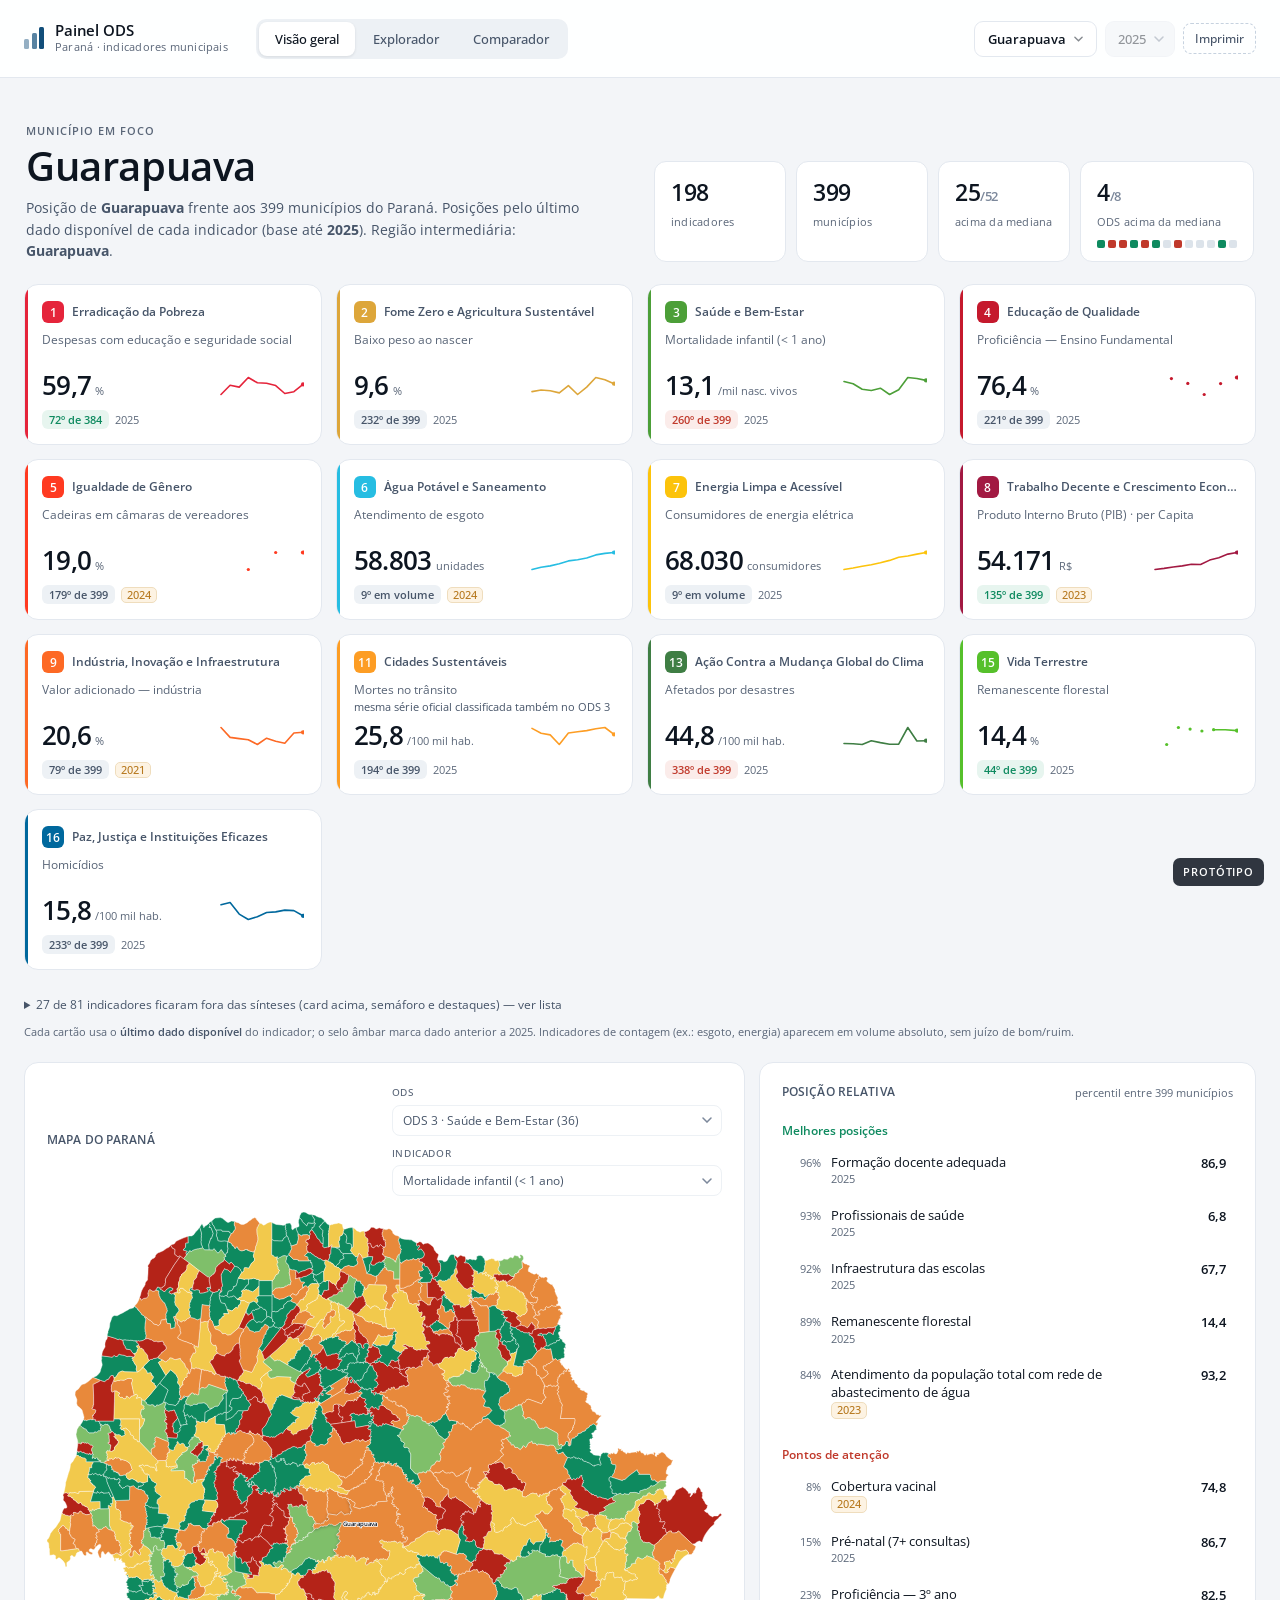
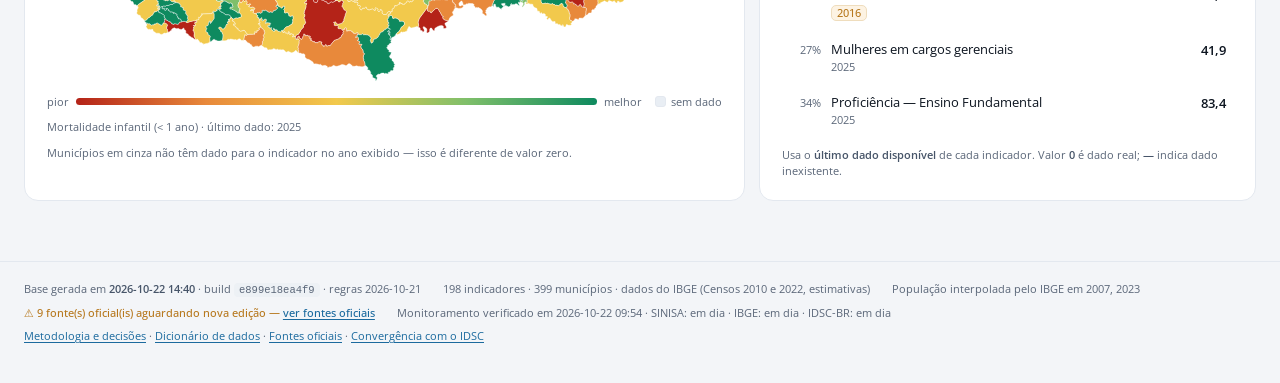
<file: index.html>
<!doctype html>
<html lang="pt-BR">
<head>
<meta charset="utf-8">
<meta name="viewport" content="width=device-width,initial-scale=1">
<title>Painel ODS · Paraná</title>
<link rel="stylesheet" href="prototipo.css">
</head>
<body>

<header class="topbar">
  <div class="brand">
    <div class="brand-mark"><i></i><i></i><i></i></div>
    <div>
      <h1>Painel ODS</h1>
      <p>Paraná · indicadores municipais</p>
    </div>
  </div>

  <nav class="tabs" id="tabs" role="tablist" aria-label="Visões do painel">
    <button data-view="geral" class="active" role="tab" aria-selected="true">Visão geral</button>
    <button data-view="explorador" role="tab" aria-selected="false">Explorador</button>
    <button data-view="comparador" role="tab" aria-selected="false">Comparador</button>
  </nav>

  <div class="top-actions">
    <div class="picker">
      <button class="picker-btn" id="btn-local" aria-haspopup="listbox">Guarapuava</button>
      <div class="picker-pop" id="pop-local">
        <input type="search" id="busca-local" placeholder="Buscar município…" autocomplete="off" aria-label="Buscar município">
        <div class="picker-list" id="lista-local" role="listbox"></div>
      </div>
    </div>
    <select class="select" id="sel-ano" aria-label="Ano de referência"></select>
    <button class="btn-add" id="btn-imprimir" title="Imprimir ou salvar em PDF">Imprimir</button>
  </div>
</header>

<main>

  <!-- ============================ VISÃO GERAL ============================ -->
  <section class="view active" id="view-geral">
    <div class="hero">
      <div>
        <p class="eyebrow">Município em foco</p>
        <h2 id="hero-nome">Guarapuava</h2>
        <p class="hero-sub" id="hero-sub"></p>
      </div>
      <div class="hero-stats" id="hero-stats"></div>
    </div>

    <div class="ods-grid" id="ods-grid"></div>
    <div id="nota-sintese"></div>
    <p class="nota" style="margin:-12px 0 22px">Cada cartão usa o <b>último dado disponível</b> do indicador; o selo âmbar marca dado anterior a 2025. Indicadores de contagem (ex.: esgoto, energia) aparecem em volume absoluto, sem juízo de bom/ruim.</p>

    <div class="duo">
      <div class="card">
        <div class="card-head">
          <h3>Mapa do Paraná</h3>
          <div class="map-ctrls">
            <div class="map-ctl">
              <label for="mapa-ods">ODS</label>
              <select class="select" id="mapa-ods" aria-label="Filtrar indicadores do mapa por ODS"></select>
            </div>
            <div class="map-ctl">
              <label for="mapa-ind">Indicador</label>
              <select class="select" id="mapa-ind" aria-label="Indicador exibido no mapa"></select>
            </div>
          </div>
        </div>
        <div id="mapa"><div class="empty">…</div></div>
        <div class="legend">
          <span id="mapa-leg-a">pior</span><span class="ramp"></span><span id="mapa-leg-b">melhor</span>
          <span class="nd"><i></i>sem dado</span>
        </div>
        <p id="mapa-leg-txt" style="font-size:11px;color:var(--muted);margin-top:8px"></p>
        <p class="nota">Municípios em cinza não têm dado para o indicador no ano exibido — isso é diferente de valor zero.</p>
      </div>

      <div class="card">
        <div class="card-head"><h3>Posição relativa</h3>
          <span style="font-size:11px;color:var(--muted)">percentil entre 399 municípios</span>
        </div>
        <div id="destaques"></div>
        <p class="nota">Usa o <b>último dado disponível</b> de cada indicador. Valor <b>0</b> é dado real; <b>—</b> indica dado inexistente.</p>
      </div>
    </div>
  </section>

  <!-- ============================ EXPLORADOR ============================ -->
  <section class="view" id="view-explorador">
    <div class="explorer">
      <aside class="sidebar">
        <input type="search" id="busca-ind" placeholder="Buscar indicador…" autocomplete="off">
        <div class="ods-filter">
          <select class="select" id="sel-ods-exp" aria-label="Filtrar indicadores por ODS"></select>
        </div>
        <div class="ind-list" id="lista-ind"></div>
      </aside>
      <div class="detail" id="detalhe"></div>
    </div>
  </section>

  <!-- ============================ COMPARADOR ============================ -->
  <section class="view" id="view-comparador">
    <div class="card">
      <div class="cmp-controls">
        <select class="select" id="cmp-ods" style="min-width:250px;max-width:320px" aria-label="Filtrar indicadores por ODS"></select>
        <select class="select" id="cmp-ind" style="min-width:320px;max-width:560px" aria-label="Indicador comparado"></select>
        <select class="select" id="cmp-ano" style="min-width:92px" aria-label="Ano comparado"></select>
        <span id="cmp-modo"></span>
        <div class="cmp-chips" id="cmp-chips"></div>
      </div>
      <div id="cmp-resumo" class="kpis" style="margin-bottom:6px"></div>
      <p class="sub" id="cmp-selo" style="font-size:11.5px;color:var(--muted)"></p>
    </div>

    <div class="card" style="margin-top:12px">
      <div class="card-head"><h3>Séries comparadas</h3><div class="legend-inline" id="cmp-lg"></div></div>
      <div id="cmp-chart"></div>
    </div>

    <div class="card" style="margin-top:12px;overflow:auto">
      <div class="card-head"><h3>Últimos 12 anos</h3></div>
      <div id="cmp-tabela"></div>
    </div>
  </section>

</main>

<footer class="rodape" id="rodape"></footer>
<div class="print-cabecalho" id="print-cabecalho"></div>

<!-- leitor dos documentos (metodologia, dicionario, fontes, convergencia) -->
<div class="doc-viewer" id="doc-viewer" hidden>
  <div class="doc-fundo" data-fechar-doc></div>
  <section class="doc-painel" role="dialog" aria-modal="true" aria-labelledby="doc-titulo">
    <header class="doc-topo">
      <div class="doc-ident">
        <h2 class="doc-titulo" id="doc-titulo"></h2>
        <p class="doc-sub" id="doc-sub"></p>
      </div>
      <div class="doc-acoes">
        <a class="doc-baixar" id="doc-baixar" href="#" download>baixar .md</a>
        <button type="button" class="doc-fechar" id="doc-fechar">Fechar</button>
      </div>
    </header>
    <div class="doc-corpo md" id="doc-corpo" tabindex="-1"></div>
  </section>
</div>

<div class="proto-flag">protótipo</div>

<script src="core.js?v=e899e18ea4f9"></script>
<script src="data/bi/indice.js?v=e899e18ea4f9"></script>
<script src="data/bi/val_ods1.js?v=e899e18ea4f9"></script>
<script src="data/bi/val_ods2.js?v=e899e18ea4f9"></script>
<script src="data/bi/val_ods3.js?v=e899e18ea4f9"></script>
<script src="data/bi/val_ods4.js?v=e899e18ea4f9"></script>
<script src="data/bi/val_ods5.js?v=e899e18ea4f9"></script>
<script src="data/bi/val_ods6.js?v=e899e18ea4f9"></script>
<script src="data/bi/val_ods7.js?v=e899e18ea4f9"></script>
<script src="data/bi/val_ods8.js?v=e899e18ea4f9"></script>
<script src="data/bi/val_ods9.js?v=e899e18ea4f9"></script>
<script src="data/bi/val_ods13.js?v=e899e18ea4f9"></script>
<script src="data/bi/val_ods15.js?v=e899e18ea4f9"></script>
<script src="data/bi/val_ods16.js?v=e899e18ea4f9"></script>
<script src="data/bi/mapa.js?v=e899e18ea4f9"></script>
<script src="data/bi/populacao.js?v=e899e18ea4f9"></script>
<script src="data/bi/fontes_status.js?v=e899e18ea4f9"></script>
<script src="data/bi/monitoramento.js?v=e899e18ea4f9"></script>
<script src="data/bi/docs.js?v=e899e18ea4f9"></script>
<script src="prototipo.js"></script>
</body>
</html>
</file>
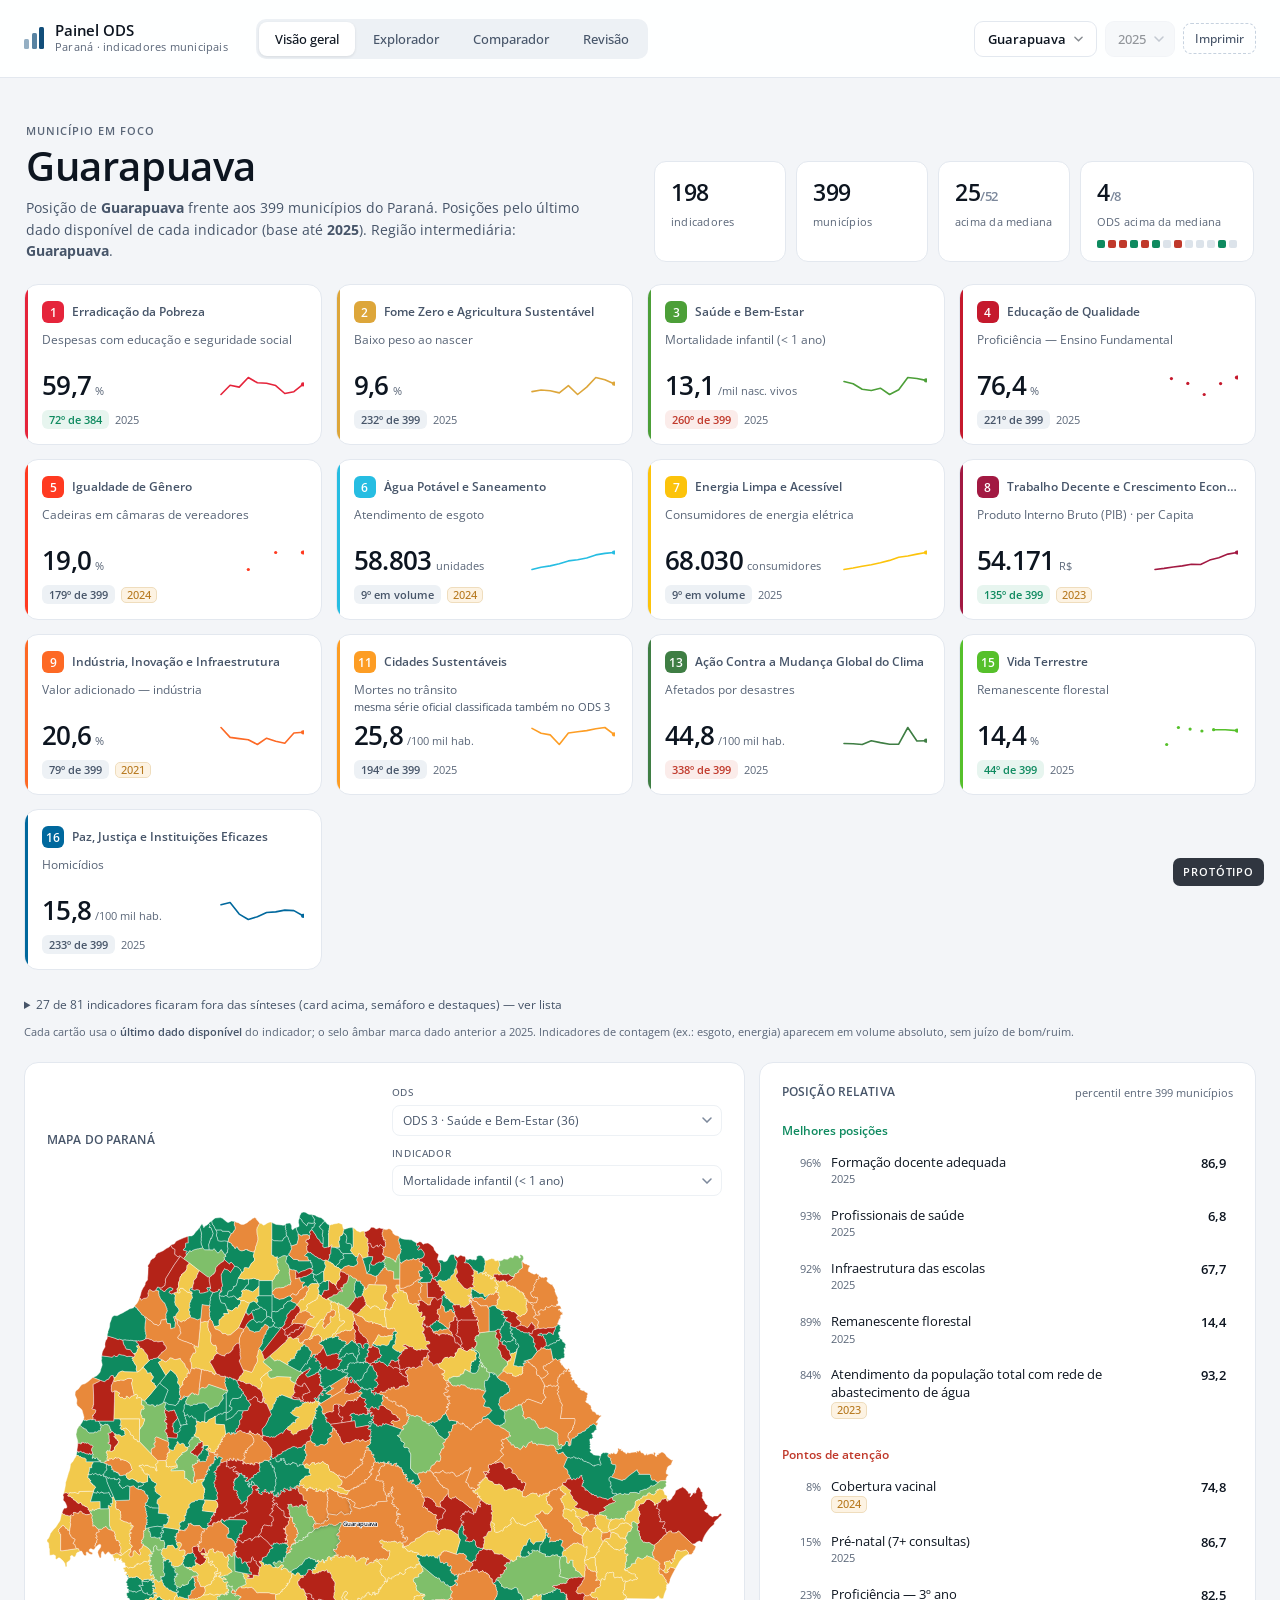
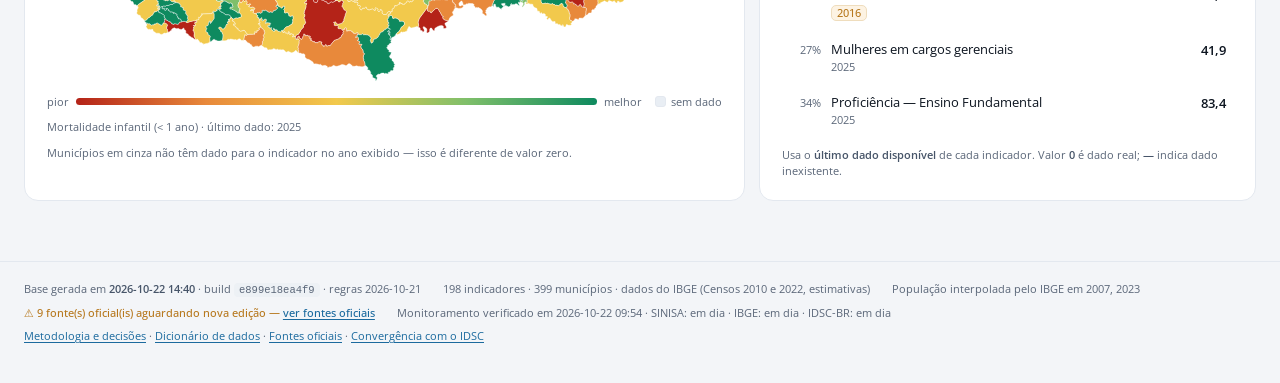
<file: prototipo.html>
<!doctype html>
<html lang="pt-BR">
<head>
<meta charset="utf-8">
<meta name="viewport" content="width=device-width,initial-scale=1">
<title>Painel ODS · Paraná</title>
<link rel="stylesheet" href="prototipo.css">
</head>
<body>

<header class="topbar">
  <div class="brand">
    <div class="brand-mark"><i></i><i></i><i></i></div>
    <div>
      <h1>Painel ODS</h1>
      <p>Paraná · indicadores municipais</p>
    </div>
  </div>

  <nav class="tabs" id="tabs" role="tablist" aria-label="Visões do painel">
    <button data-view="geral" class="active" role="tab" aria-selected="true">Visão geral</button>
    <button data-view="explorador" role="tab" aria-selected="false">Explorador</button>
    <button data-view="comparador" role="tab" aria-selected="false">Comparador</button>
    <button data-view="revisao" role="tab" aria-selected="false">Revisão</button>
  </nav>

  <div class="top-actions">
    <div class="picker">
      <button class="picker-btn" id="btn-local" aria-haspopup="listbox">Guarapuava</button>
      <div class="picker-pop" id="pop-local">
        <input type="search" id="busca-local" placeholder="Buscar município…" autocomplete="off" aria-label="Buscar município">
        <div class="picker-list" id="lista-local" role="listbox"></div>
      </div>
    </div>
    <select class="select" id="sel-ano" aria-label="Ano de referência"></select>
    <button class="btn-add" id="btn-imprimir" title="Imprimir ou salvar em PDF">Imprimir</button>
  </div>
</header>

<main>

  <!-- ============================ VISÃO GERAL ============================ -->
  <section class="view active" id="view-geral">
    <div class="hero">
      <div>
        <p class="eyebrow">Município em foco</p>
        <h2 id="hero-nome">Guarapuava</h2>
        <p class="hero-sub" id="hero-sub"></p>
      </div>
      <div class="hero-stats" id="hero-stats"></div>
    </div>

    <div class="ods-grid" id="ods-grid"></div>
    <div id="nota-sintese"></div>
    <p class="nota" style="margin:-12px 0 22px">Cada cartão usa o <b>último dado disponível</b> do indicador; o selo âmbar marca dado anterior a 2025. Indicadores de contagem (ex.: esgoto, energia) aparecem em volume absoluto, sem juízo de bom/ruim.</p>

    <div class="duo">
      <div class="card">
        <div class="card-head">
          <h3>Mapa do Paraná</h3>
          <div class="map-ctrls">
            <div class="map-ctl">
              <label for="mapa-ods">ODS</label>
              <select class="select" id="mapa-ods" aria-label="Filtrar indicadores do mapa por ODS"></select>
            </div>
            <div class="map-ctl">
              <label for="mapa-ind">Indicador</label>
              <select class="select" id="mapa-ind" aria-label="Indicador exibido no mapa"></select>
            </div>
          </div>
        </div>
        <div id="mapa"><div class="empty">…</div></div>
        <div class="legend">
          <span id="mapa-leg-a">pior</span><span class="ramp"></span><span id="mapa-leg-b">melhor</span>
          <span class="nd"><i></i>sem dado</span>
        </div>
        <p id="mapa-leg-txt" style="font-size:11px;color:var(--muted);margin-top:8px"></p>
        <p class="nota">Municípios em cinza não têm dado para o indicador no ano exibido — isso é diferente de valor zero.</p>
      </div>

      <div class="card">
        <div class="card-head"><h3>Posição relativa</h3>
          <span style="font-size:11px;color:var(--muted)">percentil entre 399 municípios</span>
        </div>
        <div id="destaques"></div>
        <p class="nota">Usa o <b>último dado disponível</b> de cada indicador. Valor <b>0</b> é dado real; <b>—</b> indica dado inexistente.</p>
      </div>
    </div>
  </section>

  <!-- ============================ EXPLORADOR ============================ -->
  <section class="view" id="view-explorador">
    <div class="explorer">
      <aside class="sidebar">
        <input type="search" id="busca-ind" placeholder="Buscar indicador…" autocomplete="off">
        <div class="ods-filter">
          <select class="select" id="sel-ods-exp" aria-label="Filtrar indicadores por ODS"></select>
        </div>
        <div class="ind-list" id="lista-ind"></div>
      </aside>
      <div class="detail" id="detalhe"></div>
    </div>
  </section>

  <!-- ============================ COMPARADOR ============================ -->
  <section class="view" id="view-comparador">
    <div class="card">
      <div class="cmp-controls">
        <select class="select" id="cmp-ods" style="min-width:250px;max-width:320px" aria-label="Filtrar indicadores por ODS"></select>
        <select class="select" id="cmp-ind" style="min-width:320px;max-width:560px" aria-label="Indicador comparado"></select>
        <select class="select" id="cmp-ano" style="min-width:92px" aria-label="Ano comparado"></select>
        <span id="cmp-modo"></span>
        <div class="cmp-chips" id="cmp-chips"></div>
      </div>
      <div id="cmp-resumo" class="kpis" style="margin-bottom:6px"></div>
      <p class="sub" id="cmp-selo" style="font-size:11.5px;color:var(--muted)"></p>
    </div>

    <div class="card" style="margin-top:12px">
      <div class="card-head"><h3>Séries comparadas</h3><div class="legend-inline" id="cmp-lg"></div></div>
      <div id="cmp-chart"></div>
    </div>

    <div class="card" style="margin-top:12px;overflow:auto">
      <div class="card-head"><h3>Últimos 12 anos</h3></div>
      <div id="cmp-tabela"></div>
    </div>
  </section>

  <!-- ============================ REVISÃO ============================ -->
  <section class="view" id="view-revisao">
    <div class="card">
      <div class="card-head">
        <h3>Revisão de polaridade</h3>
        <span id="rev-prog" style="font-size:11.5px;color:var(--muted)"></span>
      </div>
      <p class="nota">
        “Maior é melhor” / “menor é melhor” define a cor (verde/vermelho), a ordem no ranking e o que entra em
        <b>melhores posições</b> e <b>pontos de atenção</b>. As escolhas ficam salvas neste navegador e são
        exportadas em JSON — indexado pelo <b>nome da coluna de origem</b> (chave estável entre versões da base),
        para virar padrão no gerador de dados.
      </p>
      <div class="rev-ctrls">
        <select class="select" id="rev-ods" aria-label="Filtrar por ODS"></select>
        <select class="select" id="rev-tipo" aria-label="Filtrar por tipo">
          <option value="">Todos os tipos</option>
          <option value="percentual">Percentual</option>
          <option value="taxa">Taxa</option>
          <option value="contagem">Contagem</option>
          <option value="moeda">Moeda</option>
        </select>
        <label class="rev-check"><input type="checkbox" id="rev-pend"> somente não revisados</label>
        <span style="flex:1"></span>
        <button class="btn-add" id="rev-export">Exportar JSON das alterações</button>
        <button class="btn-add" id="rev-clear">Limpar revisão</button>
      </div>
      <div id="rev-lista"></div>
    </div>
  </section>

</main>

<footer class="rodape" id="rodape"></footer>
<div class="print-cabecalho" id="print-cabecalho"></div>

<!-- leitor dos documentos (metodologia, dicionario, fontes, convergencia) -->
<div class="doc-viewer" id="doc-viewer" hidden>
  <div class="doc-fundo" data-fechar-doc></div>
  <section class="doc-painel" role="dialog" aria-modal="true" aria-labelledby="doc-titulo">
    <header class="doc-topo">
      <div class="doc-ident">
        <h2 class="doc-titulo" id="doc-titulo"></h2>
        <p class="doc-sub" id="doc-sub"></p>
      </div>
      <div class="doc-acoes">
        <a class="doc-baixar" id="doc-baixar" href="#" download>baixar .md</a>
        <button type="button" class="doc-fechar" id="doc-fechar">Fechar</button>
      </div>
    </header>
    <div class="doc-corpo md" id="doc-corpo" tabindex="-1"></div>
  </section>
</div>

<div class="proto-flag">protótipo</div>

<script src="core.js?v=e899e18ea4f9"></script>
<script src="data/bi/indice.js?v=e899e18ea4f9"></script>
<script src="data/bi/val_ods1.js?v=e899e18ea4f9"></script>
<script src="data/bi/val_ods2.js?v=e899e18ea4f9"></script>
<script src="data/bi/val_ods3.js?v=e899e18ea4f9"></script>
<script src="data/bi/val_ods4.js?v=e899e18ea4f9"></script>
<script src="data/bi/val_ods5.js?v=e899e18ea4f9"></script>
<script src="data/bi/val_ods6.js?v=e899e18ea4f9"></script>
<script src="data/bi/val_ods7.js?v=e899e18ea4f9"></script>
<script src="data/bi/val_ods8.js?v=e899e18ea4f9"></script>
<script src="data/bi/val_ods9.js?v=e899e18ea4f9"></script>
<script src="data/bi/val_ods13.js?v=e899e18ea4f9"></script>
<script src="data/bi/val_ods15.js?v=e899e18ea4f9"></script>
<script src="data/bi/val_ods16.js?v=e899e18ea4f9"></script>
<script src="data/bi/mapa.js?v=e899e18ea4f9"></script>
<script src="data/bi/populacao.js?v=e899e18ea4f9"></script>
<script src="data/bi/fontes_status.js?v=e899e18ea4f9"></script>
<script src="data/bi/monitoramento.js?v=e899e18ea4f9"></script>
<script src="data/bi/docs.js?v=e899e18ea4f9"></script>
<script src="prototipo.js"></script>
</body>
</html>
</file>
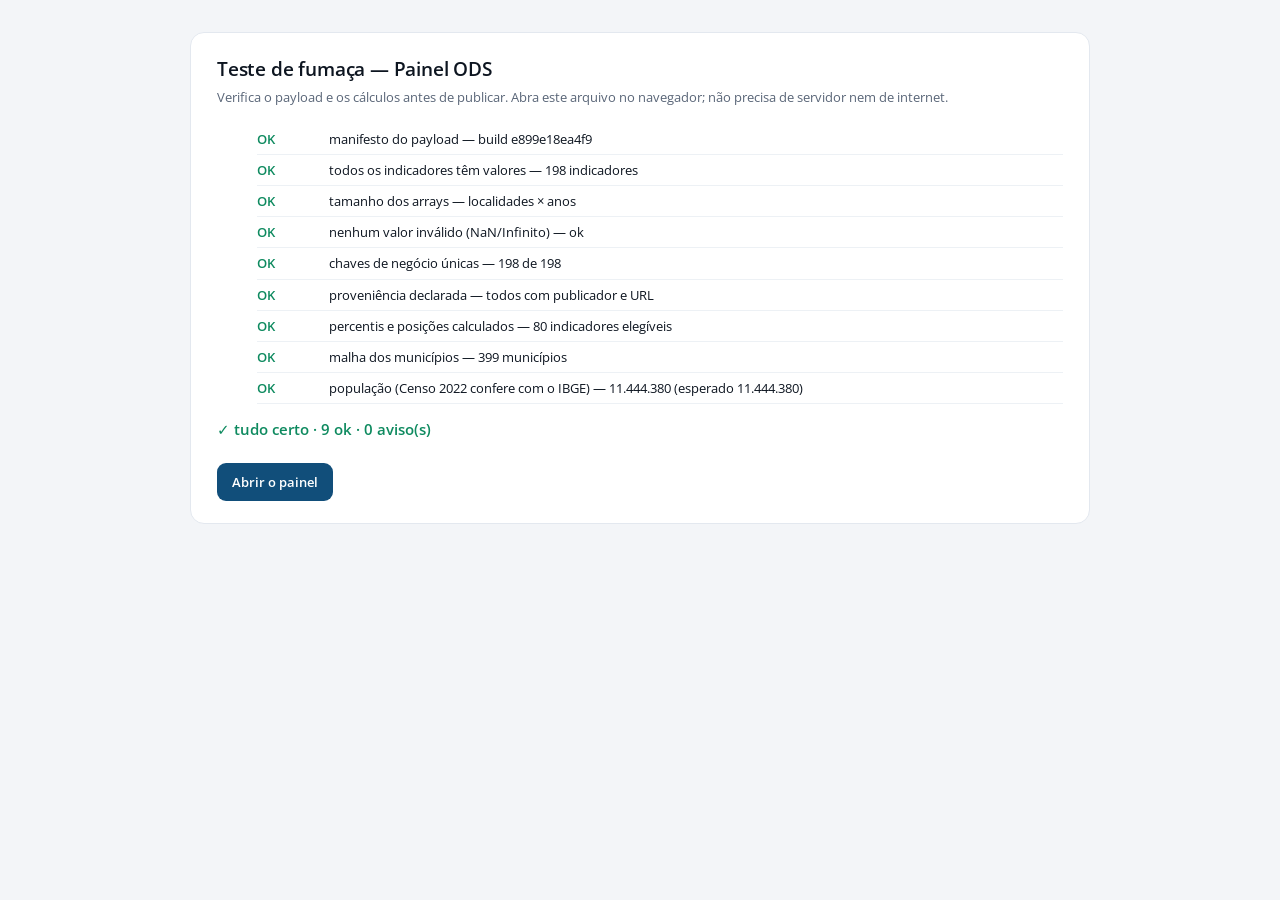
<file: teste-fumaca.html>
<!doctype html>
<html lang="pt-BR">
<head>
<meta charset="utf-8">
<title>Painel ODS · teste de fumaça</title>
<link rel="stylesheet" href="prototipo.css">
<style>
  body{background:var(--bg);padding:32px}
  .fume{background:var(--surface);border:1px solid var(--line);border-radius:14px;padding:22px 26px;max-width:900px;margin:0 auto}
  h1{font-size:19px;margin-bottom:4px}
  p.sub{color:var(--muted);font-size:12.5px;margin-bottom:16px}
  li{list-style:none;padding:5px 0;border-bottom:1px solid var(--line-2);font-size:13px;display:flex;gap:10px;align-items:baseline}
  li b{width:62px;font-weight:600}
  .ok{color:var(--good)} .falha{color:var(--bad)} .aviso{color:var(--warn)}
  .resumo{font-size:15px;font-weight:600;margin:14px 0 6px}
  a.btn{display:inline-block;margin-top:16px;background:var(--brand);color:#fff;padding:9px 15px;border-radius:9px;text-decoration:none;font-size:13px;font-weight:600}
  code{background:var(--line-2);padding:1px 5px;border-radius:4px;font-size:12px}
</style>
</head>
<body>
<div class="fume">
  <h1>Teste de fumaça — Painel ODS</h1>
  <p class="sub">Verifica o payload e os cálculos antes de publicar. Abra este arquivo no navegador; não precisa de servidor nem de internet.</p>
  <ul id="saida"></ul>
  <div class="resumo" id="resumo">…</div>
  <a class="btn" href="prototipo.html">Abrir o painel</a>
</div>

<script src="core.js"></script>
<script src="data/bi/indice.js"></script>
<script src="data/bi/val_ods1.js"></script>
<script src="data/bi/val_ods2.js"></script>
<script src="data/bi/val_ods3.js"></script>
<script src="data/bi/val_ods4.js"></script>
<script src="data/bi/val_ods5.js"></script>
<script src="data/bi/val_ods6.js"></script>
<script src="data/bi/val_ods7.js"></script>
<script src="data/bi/val_ods8.js"></script>
<script src="data/bi/val_ods9.js"></script>
<script src="data/bi/val_ods13.js"></script>
<script src="data/bi/val_ods15.js"></script>
<script src="data/bi/val_ods16.js"></script>
<script src="data/bi/mapa.js"></script>
<script src="data/bi/populacao.js"></script>
<script>
(function () {
  "use strict";
  const EN = window.BI || {};
  const saida = document.getElementById("saida");
  let ok = 0, falha = 0, aviso = 0;

  function linha(estado, nome, detalhe) {
    const li = document.createElement("li");
    li.innerHTML = "<b class='" + estado + "'>" +
      (estado === "ok" ? "OK" : estado === "falha" ? "FALHA" : "AVISO") + "</b>" +
      "<span>" + nome + (detalhe ? " — " + detalhe : "") + "</span>";
    saida.appendChild(li);
    if (estado === "ok") ok++; else if (estado === "falha") falha++; else aviso++;
  }

  if (!EN.indice) {
    linha("falha", "payload não carregado", "falta data/bi/indice.js");
  } else {
    const INDS = EN.indice.indicadores, LOC = EN.indice.localidades, ODS = EN.indice.ods;
    const MUN = LOC.map((l, i) => (l.t === "municipio" ? i : -1)).filter((i) => i >= 0);
    const C = window.CORE.criar({ INDS: INDS, LOC: LOC, MUN: MUN, ODS: ODS, EN: EN, POP: EN.pop || null });

    // 1) manifesto
    const builds = Object.values(EN.builds || {}).map((b) => b && b.id);
    const unicos = [...new Set(builds)];
    linha(unicos.length === 1 ? "ok" : "falha", "manifesto do payload",
      unicos.length === 1 ? "build " + unicos[0] : "gerações diferentes: " + unicos.join(" x "));

    // 2) cobertura de valores
    let semValores = 0, tamanhoErrado = 0, comNaN = 0;
    INDS.forEach((i) => {
      const arr = EN.valores[i.id];
      if (!arr) { semValores++; return; }
      if (arr.length !== LOC.length * i.anos.length) tamanhoErrado++;
      for (let k = 0; k < arr.length; k++) {
        const v = arr[k];
        if (v === null || v === undefined) continue;
        if (typeof v !== "number" || !isFinite(v)) { comNaN++; break; }
      }
    });
    linha(semValores === 0 ? "ok" : "falha", "todos os indicadores têm valores",
      semValores ? semValores + " sem array" : INDS.length + " indicadores");
    linha(tamanhoErrado === 0 ? "ok" : "falha", "tamanho dos arrays",
      tamanhoErrado ? tamanhoErrado + " com tamanho errado" : "localidades × anos");
    linha(comNaN === 0 ? "ok" : "falha", "nenhum valor inválido (NaN/Infinito)",
      comNaN ? comNaN + " indicadores" : "ok");

    // 3) chaves e proveniência
    const chaves = new Set(INDS.map((i) => i.chave));
    linha(chaves.size === INDS.length ? "ok" : "falha", "chaves de negócio únicas",
      chaves.size + " de " + INDS.length);
    const semFonte = INDS.filter((i) => !i.fonte_publicador).length;
    linha(semFonte === 0 ? "ok" : "aviso", "proveniência declarada",
      semFonte ? semFonte + " sem publicador" : "todos com publicador e URL");

    // 4) cálculos das três visões
    const li = LOC.findIndex((l) => l.n === "Guarapuava");
    let naoDeterministico = 0;
    const eleg = INDS.filter((i) => C.elegivelRanking(i) && !i.espelho_de);
    eleg.forEach((ind) => {
      const a = ind.anos[ind.anos.length - 1];
      const p = C.pctMap(ind, a)[li];
      const rk = C.rankOf(ind, li, a);
      if ((p !== null && !isFinite(p)) || (rk && !isFinite(rk.pos))) naoDeterministico++;
    });
    linha(naoDeterministico === 0 ? "ok" : "falha", "percentis e posições calculados",
      naoDeterministico ? naoDeterministico + " com valor inválido" : eleg.length + " indicadores elegíveis");

    // 5) mapa
    const caminhos = (EN.mapa && EN.mapa.p) || [];
    const semCod = caminhos.filter((p) => !p.c).length;
    linha(caminhos.length === 399 && semCod === 0 ? "ok" : "aviso", "malha dos municípios",
      caminhos.length + " municípios" + (semCod ? ", " + semCod + " sem código" : ""));

    // 6) população
    if (EN.pop) {
      const j = EN.pop.anos.indexOf(2022);
      const soma = MUN.reduce((s, i) => s + (EN.pop.valores[i * EN.pop.anos.length + j] || 0), 0);
      const okPop = Math.abs(soma - 11444380) < 1;
      linha(okPop ? "ok" : "falha", "população (Censo 2022 confere com o IBGE)",
        soma.toLocaleString("pt-BR") + " (esperado 11.444.380)");
    } else {
      linha("aviso", "população ausente", "sem data/bi/populacao.js");
    }
  }

  const r = document.getElementById("resumo");
  r.textContent = (falha ? "✗ " + falha + " falha(s)" : "✓ tudo certo") + " · " + ok + " ok · " + aviso + " aviso(s)";
  r.className = "resumo " + (falha ? "falha" : "ok");
})();
</script>
</body>
</html>
</file>
<file: prototipo.css>
@font-face{
  font-family:"Open Sans";font-style:normal;font-weight:300 700;font-stretch:100%;font-display:swap;
  src:url("assets/fonts/opensans-latin-ext.woff2") format("woff2");
  unicode-range:U+0100-02BA,U+02BD-02C5,U+02C7-02CC,U+02CE-02D7,U+02DD-02FF,U+0304,U+0308,U+0329,U+1D00-1DBF,U+1E00-1E9F,U+1EF2-1EFF,U+2020,U+20A0-20AB,U+20AD-20C0,U+2113,U+2C60-2C7F,U+A720-A7FF;
}
@font-face{
  font-family:"Open Sans";font-style:normal;font-weight:300 700;font-stretch:100%;font-display:swap;
  src:url("assets/fonts/opensans-latin.woff2") format("woff2");
  unicode-range:U+0000-00FF,U+0131,U+0152-0153,U+02BB-02BC,U+02C6,U+02DA,U+02DC,U+0304,U+0308,U+0329,U+2000-206F,U+20AC,U+2122,U+2191,U+2193,U+2212,U+2215,U+FEFF,U+FFFD;
}

:root{
  --bg:#F3F5F8;
  --surface:#FFFFFF;
  --ink:#0D1520;
  --ink-2:#475569;
  --muted:#5A6678;   /* 5,4:1 sobre branco (WCAG AA) */
  --line:#E3E8EF;
  --line-2:#EDF1F5;
  --brand:#114E7A;
  --brand-2:#1B6A9E;
  --brand-soft:#EAF2F8;
  --good:#0E8A5F;
  --good-soft:#E7F5EF;
  --bad:#C0392B;
  --bad-soft:#FBECEA;
  --warn:#B7791F;
  --warn-soft:#FDF3E3;
  --radius:14px;
  --shadow:0 1px 2px rgba(13,21,32,.04),0 8px 24px rgba(13,21,32,.06);
  --font:"Open Sans",system-ui,-apple-system,"Segoe UI",Roboto,"Helvetica Neue",Arial,sans-serif;
}

*{box-sizing:border-box}
html,body{margin:0;padding:0}
body{
  background:var(--bg);color:var(--ink);font-family:var(--font);
  font-size:14px;line-height:1.55;-webkit-font-smoothing:antialiased;-moz-osx-font-smoothing:grayscale;
  font-weight:400;
}
button,input,select{font-family:inherit;font-size:inherit;color:inherit}
button{cursor:pointer;border:0;background:none}
h1,h2,h3,h4{margin:0;font-weight:600;letter-spacing:-.01em}
p{margin:0}

/* ---------- topbar ---------- */
.topbar{
  position:sticky;top:0;z-index:50;background:rgba(255,255,255,.92);
  backdrop-filter:saturate(180%) blur(8px);
  border-bottom:1px solid var(--line);
  display:flex;align-items:center;gap:28px;
  padding:16px 24px;min-height:78px;
}
.brand{display:flex;align-items:center;gap:11px;min-width:190px}
.brand-mark{display:flex;align-items:flex-end;gap:2.5px;height:22px}
.brand-mark i{display:block;width:5px;border-radius:1.5px;background:var(--brand)}
.brand-mark i:nth-child(1){height:10px;opacity:.45}
.brand-mark i:nth-child(2){height:16px;opacity:.7}
.brand-mark i:nth-child(3){height:22px}
.brand h1{font-size:15px;line-height:1.1}
.brand p{font-size:11px;color:var(--muted);letter-spacing:.02em}

.tabs{display:flex;gap:2px;background:var(--line-2);padding:3px;border-radius:10px;margin-right:auto}
.tabs button{
  padding:8px 16px;border-radius:8px;font-size:13px;font-weight:500;color:var(--ink-2);
  transition:background .15s,color .15s;
}
.tabs button:hover{color:var(--ink)}
.tabs button.active{background:var(--surface);color:var(--ink);box-shadow:0 1px 3px rgba(13,21,32,.1)}

.top-actions{display:flex;align-items:center;gap:8px}
.select{
  appearance:none;background:var(--surface) url("data:image/svg+xml;charset=utf8,%3Csvg xmlns='http://www.w3.org/2000/svg' width='10' height='6'%3E%3Cpath d='M1 1l4 4 4-4' stroke='%237C889B' fill='none' stroke-width='1.5' stroke-linecap='round'/%3E%3C/svg%3E") no-repeat right 10px center;
  border:1px solid var(--line);border-radius:9px;padding:8px 28px 8px 12px;font-size:13px;font-weight:500;
}
.select:disabled{opacity:.45;cursor:not-allowed;background-color:var(--line-2)}

/* seletor de município */
.picker{position:relative}
.picker-btn{
  display:flex;align-items:center;gap:8px;border:1px solid var(--line);background:var(--surface);
  border-radius:9px;padding:8px 13px;font-size:13px;font-weight:600;
}
.picker-btn svg{opacity:.5}
.picker-pop{
  display:none;position:absolute;right:0;top:calc(100% + 6px);width:290px;background:var(--surface);
  border:1px solid var(--line);border-radius:12px;box-shadow:var(--shadow);overflow:hidden;
}
.picker-pop.open{display:block}
.picker-pop input{
  width:100%;border:0;border-bottom:1px solid var(--line-2);padding:11px 13px;outline:none;font-size:13px;
}
.picker-list{max-height:320px;overflow:auto;padding:5px}
.picker-list button{
  display:flex;width:100%;text-align:left;padding:8px 10px;border-radius:7px;font-size:13px;color:var(--ink-2);
}
.picker-list button:hover{background:var(--line-2)}
.picker-list button.sel{background:var(--brand-soft);color:var(--brand);font-weight:600}

/* ---------- layout ---------- */
main{max-width:1440px;margin:0 auto;padding:40px 24px 60px}
.view{display:none}
.view.active{display:block;animation:fade .22s ease}
@keyframes fade{from{opacity:0;transform:translateY(4px)}to{opacity:1;transform:none}}

.card{background:var(--surface);border:1px solid var(--line);border-radius:var(--radius);padding:20px 22px}
.card-head{display:flex;align-items:center;justify-content:space-between;gap:12px;margin-bottom:16px;flex-wrap:wrap;row-gap:10px}
.card-head h3{font-size:12px;font-weight:600;letter-spacing:.01em;text-transform:uppercase;color:var(--ink-2)}

/* ---------- hero ---------- */
.hero{
  display:flex;align-items:flex-end;justify-content:space-between;gap:24px;flex-wrap:wrap;
  padding:4px 2px 22px;
}
.eyebrow{font-size:11px;font-weight:600;letter-spacing:.09em;text-transform:uppercase;color:var(--muted)}
.hero h2{font-size:40px;line-height:1.1;margin-top:5px;font-weight:600}
.hero-sub{color:var(--ink-2);font-size:14px;margin-top:9px;max-width:580px}
.hero-stats{display:flex;gap:10px;flex-wrap:wrap}
.stat{
  background:var(--surface);border:1px solid var(--line);border-radius:12px;padding:13px 16px;min-width:132px;
}
.stat b{display:block;font-size:23px;font-weight:600;letter-spacing:-.02em;font-variant-numeric:tabular-nums}
.stat span{font-size:11px;color:var(--muted);letter-spacing:.02em}
.semaforo{display:flex;gap:3px;margin-top:8px}
.semaforo i{display:block;width:8px;height:8px;border-radius:2px;background:var(--line)}
.semaforo i.up{background:var(--good)}
.semaforo i.down{background:var(--bad)}
.semaforo i.nd{background:#DCE3EA}

/* ---------- grid ODS ---------- */
.ods-grid{display:grid;grid-template-columns:repeat(4,1fr);gap:14px;margin-bottom:24px}
.ods-card{
  background:var(--surface);border:1px solid var(--line);border-radius:var(--radius);
  padding:16px 17px 15px;text-align:left;position:relative;overflow:hidden;
  transition:border-color .15s,box-shadow .15s,transform .15s;
}
.ods-card:hover{border-color:#CBD6E2;box-shadow:var(--shadow);transform:translateY(-1px)}
.ods-card::before{content:"";position:absolute;left:0;top:0;bottom:0;width:3px;background:var(--c)}
.ods-top{display:flex;align-items:center;gap:8px;margin-bottom:9px}
.ods-num{
  width:22px;height:22px;border-radius:6px;background:var(--c);color:#fff;font-size:11.5px;
  font-weight:600;display:grid;place-items:center;flex:0 0 auto;
}
.ods-name{font-size:12px;font-weight:600;color:var(--ink-2);line-height:1.2;
  overflow:hidden;text-overflow:ellipsis;white-space:nowrap}
.ods-ind{font-size:11.5px;color:var(--muted);height:32px;overflow:hidden;margin-bottom:8px;line-height:1.45;
  display:-webkit-box;-webkit-line-clamp:2;-webkit-box-orient:vertical}
.ods-val{display:flex;align-items:flex-end;justify-content:space-between;gap:8px}
.ods-val b{font-size:26px;font-weight:600;letter-spacing:-.025em;font-variant-numeric:tabular-nums;line-height:1}
.ods-val small{font-size:11px;color:var(--muted);font-weight:400;margin-left:4px}
.ods-foot{display:flex;align-items:center;gap:6px;margin-top:11px;font-size:11px;color:var(--muted)}
.dot{width:6px;height:6px;border-radius:50%;flex:0 0 auto}

/* ---------- badges ---------- */
.badge{display:inline-flex;align-items:center;gap:4px;font-size:11px;font-weight:600;
  padding:2px 7px;border-radius:6px;white-space:nowrap}
.badge.good{background:var(--good-soft);color:var(--good)}
.badge.bad{background:var(--bad-soft);color:var(--bad)}
.badge.mid{background:var(--line-2);color:var(--ink-2)}
.badge.neutral{background:var(--warn-soft);color:var(--warn)}

/* ---------- duo ---------- */
.duo{display:grid;grid-template-columns:1.45fr 1fr;gap:14px}
.lists{display:grid;gap:2px;grid-template-columns:minmax(0,1fr)}
.list-item{display:flex;align-items:flex-start;gap:10px;padding:9px 7px;border-radius:8px;text-align:left;width:100%;min-width:0}
.list-item:hover{background:var(--line-2)}
.list-item .pos{width:32px;font-size:11px;color:var(--muted);font-variant-numeric:tabular-nums;flex:0 0 auto;text-align:right;padding-top:1px}
.list-item .nm{flex:1;min-width:0;font-size:12.5px;line-height:1.4}
.list-item .nm .tt{display:-webkit-box;-webkit-line-clamp:2;-webkit-box-orient:vertical;overflow:hidden}
.list-item .nm small{display:block;font-size:10.5px;color:var(--muted);font-weight:400;margin-top:1px}
.list-item .vl{font-size:12.5px;font-weight:600;font-variant-numeric:tabular-nums;flex:0 0 auto;padding-top:1px}

/* ---------- mapa ---------- */
.map-ctrls{display:flex;flex-direction:column;gap:10px;align-items:stretch;width:100%;max-width:330px;margin-top:2px}
.map-ctl{display:flex;flex-direction:column;gap:4px;min-width:0}
.map-ctl label{font-size:10px;text-transform:uppercase;letter-spacing:.06em;color:var(--muted);font-weight:500}
.map-ctrls .select{
  width:100%;font-size:12px;font-weight:400;color:var(--ink-2);
  padding:6px 26px 6px 10px;border-radius:8px;border-color:var(--line-2);background-color:var(--surface);
  background-position:right 9px center;
}
.map-ctrls .select:hover{border-color:#D6DEE8;color:var(--ink)}
.map-ctrls .select:focus{outline:none;border-color:var(--brand-2);color:var(--ink)}

#mapa svg{width:100%;height:auto;display:block;margin-top:2px}
#mapa path{stroke:#fff;stroke-width:.6;transition:fill .2s}
.legend{display:flex;align-items:center;gap:7px;margin-top:12px;font-size:11px;color:var(--muted)}
.legend .ramp{height:7px;flex:1;border-radius:4px;
  background:linear-gradient(90deg,#B42318,#E8893B,#F2C94C,#7FBF6A,#0E8A5F)}
.legend .nd{display:inline-flex;align-items:center;gap:5px;margin-left:6px;white-space:nowrap}
.legend .nd i{width:11px;height:11px;border-radius:3px;background:#E9EEF4;border:1px solid var(--line);display:inline-block}
.nota{font-size:11px;color:var(--muted);line-height:1.5;margin-top:10px}
.nota b{color:var(--ink-2);font-weight:600}
.ano{font-size:10.5px;color:var(--muted);font-variant-numeric:tabular-nums}
.ano.stale{display:inline-block;background:var(--warn-soft);color:var(--warn);border:1px solid #EFDDBD;
  border-radius:5px;padding:0 5px;font-weight:500}
.aviso{display:inline-block;background:var(--warn-soft);color:var(--warn);border-radius:5px;
  padding:1px 6px;font-size:11px;margin-left:2px}
.rec{font-size:10.5px;color:var(--ink-2)}
.modo{display:inline-flex;border:1px solid var(--line);border-radius:8px;overflow:hidden;background:var(--surface);align-self:flex-start}
.modo button{padding:8px 12px;font-size:12.5px;font-weight:500;color:var(--ink-2);border-right:1px solid var(--line-2)}
.modo button:last-child{border-right:0}
.modo button.on{background:var(--brand-soft);color:var(--brand);font-weight:600}
.modo button:hover:not(.on){background:#F7F9FB}
.tag-calc{display:inline-block;font-size:11px;color:var(--muted);margin-right:8px}

/* ---------- revisão de polaridade ---------- */
.rev-ctrls{display:flex;align-items:center;gap:8px;flex-wrap:wrap;margin:14px 0 6px}
.rev-ctrls .select{font-size:12px;font-weight:400;padding:7px 26px 7px 11px}
.rev-check{display:inline-flex;align-items:center;gap:6px;font-size:12px;color:var(--ink-2)}
#rev-lista{max-height:calc(100vh - 330px);overflow:auto;margin-top:6px}
.rev-row{display:flex;align-items:center;justify-content:space-between;gap:14px;padding:9px 4px;
  border-bottom:1px solid var(--line-2)}
.rev-row:hover{background:#FAFCFE}
.rev-nome{min-width:0;flex:1;font-size:12.5px;color:var(--ink-2);line-height:1.35}
.rev-nome b{color:var(--ink);font-weight:600}
.rev-nome small{display:block;font-size:11px;color:var(--muted);overflow:hidden;text-overflow:ellipsis;white-space:nowrap}
.rev-meta{display:block;font-size:10.5px;color:var(--muted);margin-top:1px}
.rev-pol{display:flex;align-items:center;gap:6px;flex:0 0 auto}
.rev-pol button{border:1px solid var(--line);border-radius:7px;padding:5px 10px;font-size:11.5px;
  font-weight:500;color:var(--ink-2);white-space:nowrap}
.rev-pol button:hover{border-color:#CBD6E2}
.rev-pol button.on{font-weight:600}
.rev-pol button.on.p1{background:var(--good-soft);color:var(--good);border-color:#BFE3D3}
.rev-pol button.on.p-1{background:var(--bad-soft);color:var(--bad);border-color:#F1CFCA}
.rev-pol button.on.p0{background:var(--brand-soft);color:var(--brand);border-color:#C9DDEB}
.rev-tag{font-size:10px;color:var(--muted);border:1px solid var(--line);border-radius:5px;padding:1px 6px;margin-left:4px}
.rev-tag.ok{background:var(--brand-soft);color:var(--brand);border-color:#C9DDEB}
.rev-motivo{display:block;font-size:10.5px;color:var(--muted);font-style:italic;margin-top:2px}
.aviso-box{background:var(--warn-soft);border:1px solid #EFDDBD;color:#8A5A12;border-radius:10px;
  padding:10px 13px;font-size:12.5px;line-height:1.5;margin-top:14px}
.aviso-box b{color:#7A4E0C;font-weight:600}

/* ---------- mapa: tooltip, rótulo e foco ---------- */
#mapa,#mapa-det{position:relative}
.mapa-tip{
  position:absolute;display:none;pointer-events:none;z-index:5;min-width:150px;max-width:210px;
  background:rgba(13,21,32,.94);color:#fff;border-radius:9px;padding:8px 11px;font-size:11.5px;line-height:1.45;
  box-shadow:0 6px 18px rgba(13,21,32,.22);
}
.mapa-tip.on{display:block}
.mapa-tip b{display:block;font-weight:600;font-size:12.5px}
.mapa-tip span{display:block;margin-top:2px;font-variant-numeric:tabular-nums}
.mapa-tip small{display:block;margin-top:3px;opacity:.75;font-size:10.5px}
.mapa-foco-rot{font-size:9px;font-weight:600;fill:#0D1520;paint-order:stroke;stroke:#fff;stroke-width:2.4px}
#mapa path,#mapa-det path{cursor:pointer}
#mapa path.foco,#mapa-det path.foco{filter:drop-shadow(0 1px 2px rgba(13,21,32,.35))}

/* ---------- modos do ranking ---------- */
.rank-modos{display:inline-flex;border:1px solid var(--line);border-radius:8px;overflow:hidden;background:var(--surface)}
.rank-modos button{padding:4px 10px;font-size:11.5px;font-weight:500;color:var(--ink-2);border-right:1px solid var(--line-2)}
.rank-modos button:last-child{border-right:0}
.rank-modos button.on{background:var(--brand-soft);color:var(--brand);font-weight:600}

/* ---------- auditoria de síntese ---------- */
.auditoria{margin:-4px 0 16px;font-size:11.5px;color:var(--ink-2)}
.auditoria summary{cursor:pointer;color:var(--ink-2);padding:6px 0}
.auditoria summary:hover{color:var(--brand)}
.auditoria ul{margin:6px 0 8px;padding-left:18px;max-height:210px;overflow:auto}
.auditoria li{margin:2px 0;color:var(--ink-2)}
.auditoria li b{color:var(--ink);font-weight:600}
.auditoria p{font-size:11px;color:var(--muted);margin-top:4px}
.auditoria a{color:var(--brand)}

/* ---------- rodapé ---------- */
.rodape{
  max-width:1440px;margin:0 auto;padding:18px 24px 40px;display:flex;flex-wrap:wrap;gap:6px 22px;
  border-top:1px solid var(--line);font-size:11px;color:var(--muted);
}
.rodape b{color:var(--ink-2);font-weight:600}
.rodape code{font-size:10.5px;background:var(--line-2);padding:1px 5px;border-radius:4px}
.rodape a{color:var(--brand)}
.rodape-alerta{color:var(--warn);font-weight:500}

/* ---------- erro de carga ---------- */
.erro-carga{max-width:760px;margin:80px auto;padding:28px 32px;background:var(--surface);
  border:1px solid var(--line);border-radius:var(--radius);box-shadow:var(--shadow)}
.erro-carga h1{font-size:19px;margin-bottom:8px;color:var(--bad)}
.erro-carga ul{margin:10px 0;padding-left:20px;font-size:13px;color:var(--ink-2)}
.erro-carga .dica{font-size:12px;color:var(--muted)}
.erro-carga code{background:var(--line-2);padding:1px 5px;border-radius:4px}

/* ---------- leitor de documentos (metodologia, dicionário, fontes) ---------- */
.doc-viewer{position:fixed;inset:0;z-index:80;display:flex;align-items:center;justify-content:center;padding:24px}
.doc-viewer[hidden]{display:none}
.doc-fundo{position:absolute;inset:0;background:rgba(13,21,32,.45);backdrop-filter:blur(2px)}
.doc-painel{
  position:relative;display:flex;flex-direction:column;
  width:min(1120px,100%);max-height:min(88vh,900px);
  background:var(--surface);border-radius:var(--radius);box-shadow:0 24px 60px rgba(13,21,32,.22);
  overflow:hidden;
}
.doc-topo{
  display:flex;align-items:flex-start;justify-content:space-between;gap:16px;
  padding:18px 24px;border-bottom:1px solid var(--line);background:var(--surface);
}
.doc-titulo{margin:0;font-size:17px;font-weight:600;letter-spacing:-.01em}
.doc-sub{margin:3px 0 0;font-size:12px;color:var(--muted);line-height:1.45}
.doc-acoes{display:flex;align-items:center;gap:10px;flex:none}
.doc-baixar{font-size:12px;color:var(--brand-2);text-decoration:none;padding:6px 8px;border-radius:8px}
.doc-baixar:hover{background:var(--brand-soft)}
.doc-fechar{
  border:1px solid var(--line);background:var(--surface);border-radius:10px;
  padding:7px 14px;font-size:12.5px;font-weight:600;color:var(--ink-2);cursor:pointer;
}
.doc-fechar:hover{background:var(--line-2);color:var(--ink)}
.doc-corpo{overflow:auto;padding:26px 30px 34px;scroll-behavior:smooth}

/* tipografia do documento — leitura longa, coluna confortável */
.md{font-size:14px;line-height:1.65;color:var(--ink)}
/* texto em coluna confortável; tabelas e código usam a largura toda */
.md>p,.md>ul,.md>ol,.md>blockquote,.md>h1,.md>h2,.md>h3,.md>h4{max-width:78ch}
.md>p>strong{font-weight:600}
.md>*:first-child{margin-top:0}
.md h1{font-size:21px;font-weight:600;letter-spacing:-.015em;margin:0 0 14px;line-height:1.3}
.md h2{font-size:16px;font-weight:600;margin:30px 0 10px;padding-top:14px;border-top:1px solid var(--line-2)}
.md h3{font-size:14.5px;font-weight:600;margin:22px 0 8px}
.md h4{font-size:13.5px;font-weight:600;margin:18px 0 6px;color:var(--ink-2)}
.md p{margin:0 0 12px}
.md ul,.md ol{margin:0 0 14px;padding-left:22px}
.md li{margin:4px 0}
.md li>ul,.md li>ol{margin:4px 0 0}
.md strong{font-weight:600}
.md code{background:var(--line-2);padding:1px 5px;border-radius:5px;font-size:12.5px;
  font-family:ui-monospace,SFMono-Regular,Consolas,monospace}
.md pre{background:#0D1520;color:#E6EDF5;padding:14px 16px;border-radius:10px;overflow:auto;margin:0 0 14px}
.md pre code{background:none;padding:0;color:inherit;font-size:12.5px}
.md blockquote{margin:0 0 14px;padding:10px 14px;border-left:3px solid var(--brand-2);
  background:var(--brand-soft);border-radius:0 8px 8px 0;color:var(--ink-2)}
.md blockquote p{margin:0}
.md hr{border:none;border-top:1px solid var(--line);margin:22px 0}
.md a{color:var(--brand-2);text-decoration:underline;text-underline-offset:2px}
.md-tabela{overflow-x:auto;margin:0 0 18px;border:1px solid var(--line);border-radius:10px}
.md table{border-collapse:collapse;width:100%;font-size:12.5px;min-width:520px}
.md th,.md td{padding:8px 11px;text-align:left;vertical-align:top;border-bottom:1px solid var(--line-2)}
.md th{background:var(--brand-soft);font-weight:600;font-size:11.5px;letter-spacing:.02em;
  text-transform:uppercase;color:var(--brand);position:sticky;top:0}
.md tr:last-child td{border-bottom:none}
.md tbody tr:nth-child(even) td{background:#FBFCFD}

/* links de documento no rodapé e no texto */
.link-doc{
  border:none;background:none;padding:0;font:inherit;color:var(--brand-2);
  text-decoration:underline;text-underline-offset:2px;cursor:pointer;
}
.link-doc:hover{color:var(--brand)}

@media print{.doc-viewer{display:none !important}}

/* ---------- foco visível ---------- */
:focus-visible{outline:2px solid var(--brand-2);outline-offset:2px;border-radius:6px}

/* ---------- impressão ---------- */
.print-cabecalho{display:none}
@media print{
  .topbar,.proto-flag,#btn-imprimir,.mapa-tip,.rev-ctrls{display:none !important}
  body{background:#fff}
  .card{box-shadow:none;border:1px solid #ddd;break-inside:avoid}
  main{padding:0}
  .rodape{border-top:1px solid #ccc}
  .print-cabecalho{display:block;border-bottom:1px solid #ccc;padding-bottom:8px;margin-bottom:12px}
  .print-cabecalho b{font-size:15px}
  .print-cabecalho span{display:block;font-size:10.5px;color:#5A6678;margin-top:2px}
  a[href]::after{content:""}
}

/* ---------- explorador ---------- */
.explorer{display:grid;grid-template-columns:320px 1fr;gap:16px;align-items:start}
.sidebar{background:var(--surface);border:1px solid var(--line);border-radius:var(--radius);overflow:hidden;position:sticky;top:84px}
.sidebar input{width:100%;border:0;border-bottom:1px solid var(--line-2);padding:12px 14px;outline:none;font-size:13px}
.chips{display:flex;flex-wrap:wrap;gap:4px;padding:10px 10px 6px;border-bottom:1px solid var(--line-2)}
.ods-filter{padding:10px;border-bottom:1px solid var(--line-2)}
.ods-filter .select{width:100%;font-size:12.5px;font-weight:500;padding:7px 26px 7px 10px}
.chip{font-size:11px;font-weight:600;padding:3px 8px;border-radius:6px;background:var(--line-2);color:var(--ink-2)}
.chip:hover{background:#E2E8F0}
.chip.on{background:var(--brand);color:#fff}
.ind-list{max-height:calc(100vh - 250px);overflow:auto;padding:6px}
.ind-group{font-size:10px;font-weight:600;letter-spacing:.07em;text-transform:uppercase;color:var(--muted);
  padding:14px 8px 7px;border-top:1px solid var(--line);margin-top:5px}
#lista-ind .ind-group:first-child{border-top:0;margin-top:0;padding-top:4px}
.ind-item{display:block;width:100%;text-align:left;padding:8px 10px;border-radius:8px;font-size:12.5px;
  color:var(--ink-2);line-height:1.4;border:1px solid transparent}
.ind-item:hover{background:var(--line-2)}
.ind-item.on{background:var(--brand-soft);border-color:#BBD3E4}
.ind-item .t{display:-webkit-box;-webkit-line-clamp:2;-webkit-box-orient:vertical;overflow:hidden;font-size:12.5px}
.ind-item.on .t{color:var(--brand);font-weight:600}
.ind-item .u{display:block;font-size:10.5px;color:var(--muted);font-weight:400;margin-top:2px;
  white-space:nowrap;overflow:hidden;text-overflow:ellipsis}

.detail{display:grid;gap:14px}
.detail-head{display:flex;justify-content:space-between;gap:20px;flex-wrap:wrap;align-items:flex-start}
.detail-head h2{font-size:23px;font-weight:600;line-height:1.2;margin:8px 0 4px;max-width:760px}
.detail-head .sub{font-size:13px;color:var(--ink-2)}
.detail-ctrl{display:flex;align-items:flex-start;gap:18px;flex-wrap:wrap}
.quick-col{display:flex;flex-direction:column;gap:6px}
.quick-col label{font-size:11px;color:var(--muted);letter-spacing:.01em}
.kpis{display:flex;gap:10px;flex-wrap:wrap}
.kpi{background:var(--surface);border:1px solid var(--line);border-radius:11px;padding:12px 15px;min-width:120px}
.kpi b{display:block;font-size:21px;font-weight:600;font-variant-numeric:tabular-nums;letter-spacing:-.02em}
.kpi span{font-size:10.5px;color:var(--muted)}
.kpi small{font-size:11px;color:var(--ink-2)}

.chart-wrap{position:relative}
.chart-wrap svg{width:100%;height:auto;display:block;overflow:visible}
.tooltip{
  position:absolute;pointer-events:none;background:#0D1520;color:#fff;border-radius:8px;
  padding:7px 9px;font-size:11.5px;line-height:1.4;opacity:0;transition:opacity .1s;z-index:5;
  box-shadow:0 6px 20px rgba(0,0,0,.25);white-space:nowrap;
}
.tooltip.on{opacity:1}
.tooltip b{font-variant-numeric:tabular-nums}

.legend-inline{display:flex;gap:14px;flex-wrap:wrap;font-size:11.5px;color:var(--ink-2);margin-top:2px}
.legend-inline i{display:inline-block;width:14px;height:2px;border-radius:2px;margin-right:5px;vertical-align:middle}

.split{display:grid;grid-template-columns:1.5fr 1fr;gap:12px}
.rank-row{display:flex;align-items:center;gap:9px;margin-bottom:7px;font-size:12px}
.rank-row .rk{width:26px;color:var(--muted);font-size:10.5px;text-align:right;font-variant-numeric:tabular-nums}
.rank-row .nm{width:112px;overflow:hidden;text-overflow:ellipsis;white-space:nowrap;color:var(--ink-2)}
.rank-row .bar{height:15px;border-radius:4px;background:var(--line-2);flex:1;position:relative;overflow:hidden}
.rank-row .bar i{position:absolute;inset:0 auto 0 0;border-radius:4px;background:#B9C9D8}
.rank-row .bar i.me{background:var(--brand)}
.rank-row .vl{width:66px;text-align:right;font-variant-numeric:tabular-nums;font-weight:600}
.rank-row.me .nm{color:var(--ink);font-weight:600}

.meta-grid{display:grid;grid-template-columns:repeat(2,1fr);gap:10px 22px;font-size:12.5px}
.meta-grid dt{font-size:10.5px;font-weight:600;letter-spacing:.05em;text-transform:uppercase;color:var(--muted);margin-bottom:2px}
.meta-grid dd{margin:0 0 10px;color:var(--ink-2);line-height:1.5}
.meta-grid .wide{grid-column:1/-1}

table.data{width:100%;border-collapse:collapse;font-size:12.5px;font-variant-numeric:tabular-nums}
table.data th{text-align:right;font-size:10.5px;font-weight:600;letter-spacing:.04em;text-transform:uppercase;
  color:var(--muted);padding:6px 8px;border-bottom:1px solid var(--line)}
table.data th:first-child,table.data td:first-child{text-align:left}
table.data td{padding:7px 8px;border-bottom:1px solid var(--line-2);text-align:right}
table.data tr:hover td{background:#FAFBFC}

/* ---------- comparador ---------- */
.cmp-controls{display:flex;gap:10px;flex-wrap:wrap;align-items:center;margin-bottom:14px}
.cmp-chips{display:flex;gap:6px;flex-wrap:wrap}
.loc-chip{display:inline-flex;align-items:center;gap:6px;background:var(--brand-soft);color:var(--brand);
  border-radius:8px;padding:6px 9px 6px 11px;font-size:12px;font-weight:600}
.loc-chip button{color:inherit;opacity:.6;font-size:14px;line-height:1;padding:0 2px}
.loc-chip button:hover{opacity:1}
.btn-add{border:1px dashed #C6D2DF;border-radius:8px;padding:6px 11px;font-size:12px;color:var(--ink-2);font-weight:500}
.btn-add:hover{border-color:var(--brand);color:var(--brand)}

.empty{display:grid;place-items:center;min-height:280px;color:var(--muted);font-size:13px;text-align:center}

/* ---------- protótipo ---------- */
.proto-flag{position:fixed;right:16px;bottom:14px;z-index:60;background:#0D1520;color:#fff;
  font-size:10.5px;font-weight:600;letter-spacing:.08em;text-transform:uppercase;
  padding:6px 10px;border-radius:7px;opacity:.85}

@media(max-width:1180px){
  .ods-grid{grid-template-columns:repeat(3,1fr)}
  .duo,.split{grid-template-columns:1fr}
}
@media(max-width:900px){
  .topbar{height:auto;flex-wrap:wrap;gap:10px;padding:10px 16px}
  .tabs{order:3;width:100%;margin:0}
  .explorer{grid-template-columns:1fr}
  .sidebar{position:static}
  .ind-list{max-height:280px}
  main{padding:16px 14px 50px}
}
@media(max-width:680px){
  .ods-grid{grid-template-columns:1fr 1fr}
  .hero h2{font-size:30px}
  .meta-grid{grid-template-columns:1fr}
}
</file>
